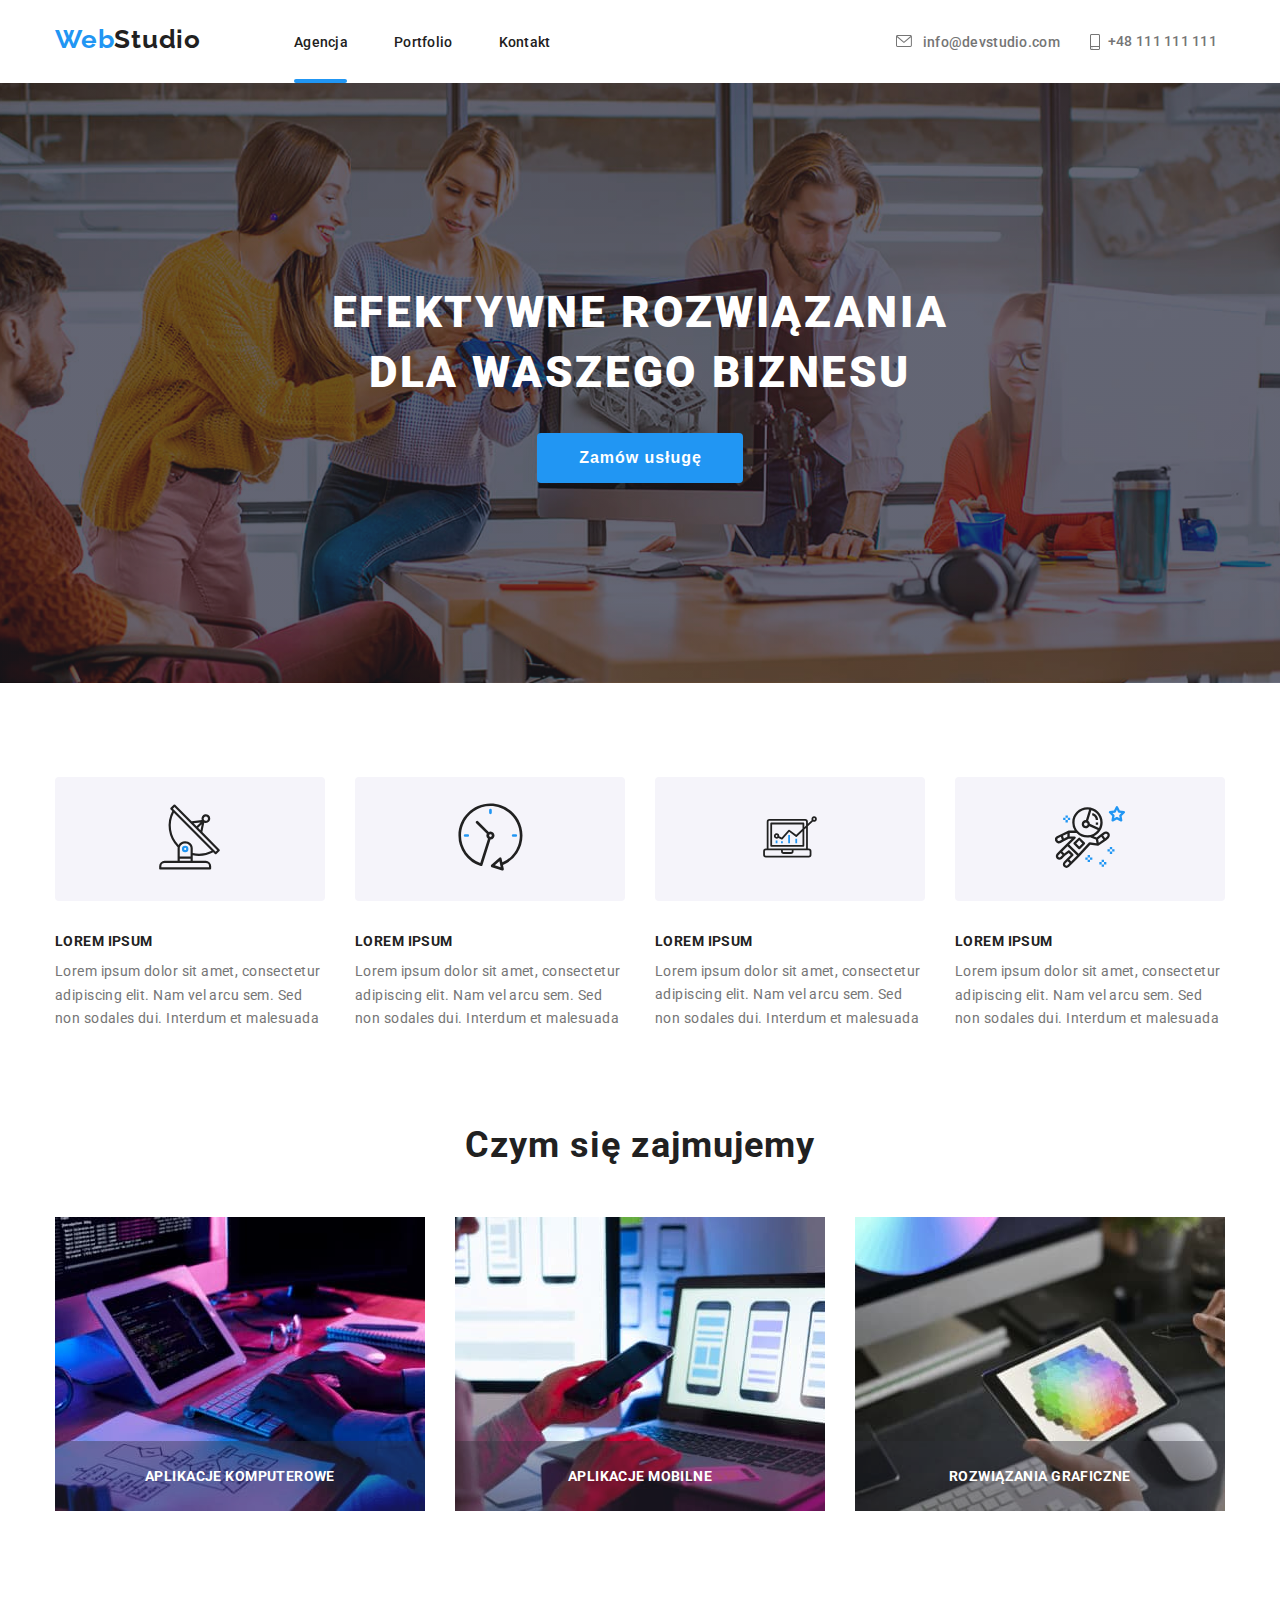
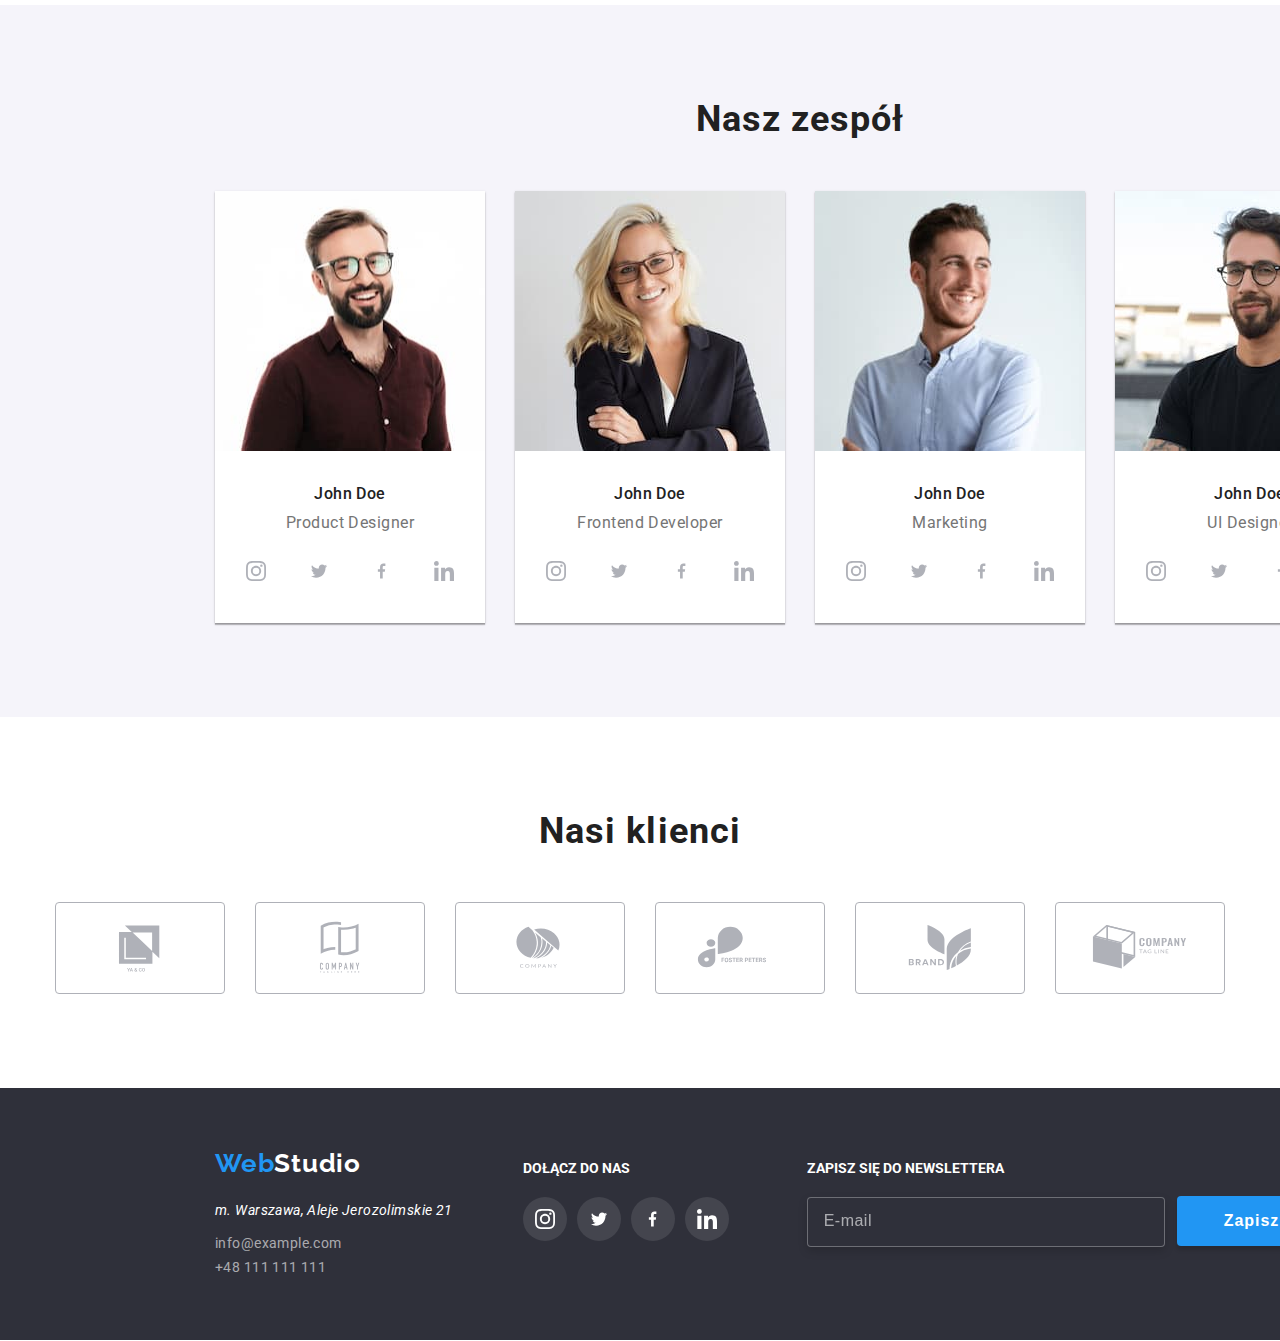
<file: index.html>
<!DOCTYPE html>
<html lang="pl">
  <head>
    <meta charset="UTF-8" />
    <meta http-equiv="X-UA-Compatible" content="IE=edge" />
    <meta name="viewport" content="width=device-width, initial-scale=1.0" />
    <title>WebStudio</title>
    <!--Google fonts links-->
    <link rel="preconnect" href="https://fonts.googleapis.com" />
    <link rel="preconnect" href="https://fonts.gstatic.com" crossorigin />
    <link
      href="https://fonts.googleapis.com/css2?family=Raleway:wght@700&family=Roboto:wght@400;500;700;900&display=swap"
      rel="stylesheet"
    />

    <!--End Google fonts links-->
    <link
      rel="stylesheet"
      href="https://cdnjs.cloudflare.com/ajax/libs/modern-normalize/1.1.0/modern-normalize.min.css"
      integrity="sha512-wpPYUAdjBVSE4KJnH1VR1HeZfpl1ub8YT/NKx4PuQ5NmX2tKuGu6U/JRp5y+Y8XG2tV+wKQpNHVUX03MfMFn9Q=="
      crossorigin="anonymous"
      referrerpolicy="no-referrer"
    />
    <link rel="stylesheet" href="./css/main.min.css" />
  </head>
  <body>
    <header class="header">
      <div class="container header__container">
        <a href="#" class="logo header__logo"
          ><span class="logo__blue-element">Web</span>Studio</a
        >
        <nav class="nav">
          <ul class="list nav__list">
            <li>
              <a href="./index.html" class="nav__item nav__agency-link"
                >Agencja</a
              >
            </li>
            <li>
              <a href="./portfolio.html" class="nav__item">Portfolio</a>
            </li>
            <li><a href="#" class="nav__item">Kontakt</a></li>
          </ul>
        </nav>
        <ul class="list header__contacts">
          <li>
            <a href="mailto:info@devstudio.com" class="header__contacts-link"
              ><svg class="header__contacts-icon" width="16px" height="12px">
                <use href="./images/icons.svg#icon-envelope"></use>
              </svg>
              info@devstudio.com</a
            >
          </li>
          <li>
            <a
              href="tel:+48111111111"
              class="header__contacts-link header__contacts-link--tel"
              ><svg class="header__contacts-icon" width="10px" height="16px">
                <use href="./images/icons.svg#icon-smartphone"></use>
              </svg>
              +48 111 111 111</a
            >
          </li>
        </ul>
      </div>
    </header>
    <main>
      <!--HERO-->
      <section class="hero">
        <h1 class="hero__head">Efektywne rozwiązania dla waszego biznesu</h1>
        <button type="button" class="button hero__btn" data-modal-open>
          Zamów usługę
        </button>
      </section>
      <!--OUR ASSETS-->
      <section class="our-assets">
        <div class="container">
          <ul class="list our-assets__list">
            <li class="our-assets__item">
              <div class="our-assets__container our-assets__container--antenna">
                <svg width="65px" height="70px">
                  <use href="./images/icons.svg#icon-antenna-1"></use>
                </svg>
              </div>
              <strong class="our-assets__headline">Lorem ipsum</strong>
              <p class="our-assets__text">
                Lorem ipsum dolor sit amet, consectetur adipiscing elit. Nam vel
                arcu sem. Sed non sodales dui. Interdum et malesuada
              </p>
            </li>
            <li class="our-assets__item">
              <div class="our-assets__container our-assets__container--clock">
                <svg width="66.96" height="70">
                  <use href="./images/icons.svg#icon-clock-1"></use>
                </svg>
              </div>
              <strong class="our-assets__headline">Lorem ipsum</strong>
              <p class="our-assets__text">
                Lorem ipsum dolor sit amet, consectetur adipiscing elit. Nam vel
                arcu sem. Sed non sodales dui. Interdum et malesuada
              </p>
            </li>
            <li class="our-assets__item">
              <div class="our-assets__container our-assets__container--diagram">
                <svg width="70" height="53.69">
                  <use href="./images/icons.svg#icon-diagram-1"></use>
                </svg>
              </div>
              <strong class="our-assets__headline">Lorem ipsum</strong>
              <p class="our-assets__text">
                Lorem ipsum dolor sit amet, consectetur adipiscing elit. Nam vel
                arcu sem. Sed non sodales dui. Interdum et malesuada
              </p>
            </li>
            <li class="our-assets__item">
              <div
                class="our-assets__container our-assets__container--astronaut"
              >
                <svg width="70" height="70">
                  <use href="./images/icons.svg#icon-astronaut-1"></use>
                </svg>
              </div>
              <strong class="our-assets__headline">Lorem ipsum</strong>
              <p class="our-assets__text">
                Lorem ipsum dolor sit amet, consectetur adipiscing elit. Nam vel
                arcu sem. Sed non sodales dui. Interdum et malesuada
              </p>
            </li>
          </ul>
        </div>
      </section>

      <!--Czym się zajmujemy-->
      <section class="our-profession">
        <div class="container">
          <h2 class="section-headline">Czym się zajmujemy</h2>

          <ul class="list our-profession__list">
            <li class="our-profession__item">
              <img
                src="images/what_we_do/what_we_do_img1.jpg"
                alt="hands on keyboard"
                width="370"
                height="294"
              />
              <p class="our-profession__label">Aplikacje komputerowe</p>
            </li>
            <li class="our-profession__item">
              <img
                src="images/what_we_do/what_we_do_img2.jpg"
                alt="hand holding smartphone"
                width="370"
                height="294"
              />
              <p class="our-profession__label">Aplikacje mobilne</p>
            </li>
            <li class="our-profession__item">
              <img
                src="images/what_we_do/what_we_do_img3.jpg"
                alt="hands holding tablet"
                width="370"
                height="294"
              />
              <p class="our-profession__label">Rozwiązania graficzne</p>
            </li>
          </ul>
        </div>
      </section>

      <!--Our Team-->

      <section class="team-section">
        <div class="container">
          <h2 class="section-headline section-headline--team">Nasz zespół</h2>

          <ul class="list team-section__list">
            <li>
              <article class="team-section__item">
                <img
                  src="images/our_team/our_team_img1.jpg"
                  alt="Product Designer"
                  width="270"
                  height="260"
                />
                <h3 class="team-section__member">John Doe</h3>
                <p class="team-section__position">Product Designer</p>

                <ul class="team-section__social-list list">
                  <li class="team-section__social-item">
                    <a href="#" class="team-section__social-link">
                      <svg
                        class="team-section__social-icon"
                        width="20"
                        height="20"
                      >
                        <use href="./images/icons.svg#icon-instagram-2"></use>
                      </svg>
                    </a>
                  </li>
                  <li class="team-section__social-item">
                    <a href="#" class="team-section__social-link">
                      <svg
                        class="team-section__social-icon"
                        width="20"
                        height="16.25"
                      >
                        <use href="./images/icons.svg#icon-twitter-1"></use>
                      </svg>
                    </a>
                  </li>
                  <li class="team-section__social-item">
                    <a href="#" class="team-section__social-link">
                      <svg
                        class="team-section__social-icon"
                        width="15"
                        height="20"
                      >
                        <use href="./images/icons.svg#icon-facebook-1"></use>
                      </svg>
                    </a>
                  </li>
                  <li class="team-section__social-item">
                    <a href="#" class="team-section__social-link">
                      <svg
                        class="team-section__social-icon"
                        width="20"
                        height="20"
                      >
                        <use href="./images/icons.svg#icon-linkedin-1"></use>
                      </svg>
                    </a>
                  </li>
                </ul>
              </article>
            </li>
            <li>
              <article class="team-section__item">
                <img
                  src="images/our_team/our_team_img2.jpg"
                  alt="Frontend Developer"
                  width="270"
                  height="260"
                />
                <h3 class="team-section__member">John Doe</h3>
                <p class="team-section__position">Frontend Developer</p>
                <ul class="team-section__social-list list">
                  <li class="team-section__social-item">
                    <a href="#" class="team-section__social-link">
                      <svg
                        class="team-section__social-icon"
                        width="20"
                        height="20"
                      >
                        <use href="./images/icons.svg#icon-instagram-2"></use>
                      </svg>
                    </a>
                  </li>
                  <li class="team-section__social-item">
                    <a href="#" class="team-section__social-link">
                      <svg
                        class="team-section__social-icon"
                        width="20"
                        height="16.25"
                      >
                        <use href="./images/icons.svg#icon-twitter-1"></use>
                      </svg>
                    </a>
                  </li>
                  <li class="team-section__social-item">
                    <a href="#" class="team-section__social-link">
                      <svg
                        class="team-section__social-icon"
                        width="15"
                        height="20"
                      >
                        <use href="./images/icons.svg#icon-facebook-1"></use>
                      </svg>
                    </a>
                  </li>
                  <li class="team-section__social-item">
                    <a href="#" class="team-section__social-link">
                      <svg
                        class="team-section__social-icon"
                        width="20"
                        height="20"
                      >
                        <use href="./images/icons.svg#icon-linkedin-1"></use>
                      </svg>
                    </a>
                  </li>
                </ul>
              </article>
            </li>
            <li>
              <article class="team-section__item">
                <img
                  src="images/our_team/our_team_img3.jpg"
                  alt="Marketing"
                  width="270"
                  height="260"
                />
                <h3 class="team-section__member">John Doe</h3>
                <p class="team-section__position">Marketing</p>
                <ul class="team-section__social-list list">
                  <li class="team-section__social-item">
                    <a href="#" class="team-section__social-link">
                      <svg
                        class="team-section__social-icon"
                        width="20"
                        height="20"
                      >
                        <use href="./images/icons.svg#icon-instagram-2"></use>
                      </svg>
                    </a>
                  </li>
                  <li class="team-section__social-item">
                    <a href="#" class="team-section__social-link">
                      <svg
                        class="team-section__social-icon"
                        width="20"
                        height="16.25"
                      >
                        <use href="./images/icons.svg#icon-twitter-1"></use>
                      </svg>
                    </a>
                  </li>
                  <li class="team-section__social-item">
                    <a href="#" class="team-section__social-link">
                      <svg
                        class="team-section__social-icon"
                        width="15"
                        height="20"
                      >
                        <use href="./images/icons.svg#icon-facebook-1"></use>
                      </svg>
                    </a>
                  </li>
                  <li class="team-section__social-item">
                    <a href="#" class="team-section__social-link">
                      <svg
                        class="team-section__social-icon"
                        width="20"
                        height="20"
                      >
                        <use href="./images/icons.svg#icon-linkedin-1"></use>
                      </svg>
                    </a>
                  </li>
                </ul>
              </article>
            </li>
            <li>
              <article class="team-section__item">
                <img
                  src="images/our_team/our_team_img4.jpg"
                  alt="UI Designer"
                  width="270"
                  height="260"
                />
                <h3 class="team-section__member">John Doe</h3>
                <p class="team-section__position">UI Designer</p>
                <ul class="team-section__social-list list">
                  <li class="team-section__social-item">
                    <a href="#" class="team-section__social-link">
                      <svg
                        class="team-section__social-icon"
                        width="20"
                        height="20"
                      >
                        <use href="./images/icons.svg#icon-instagram-2"></use>
                      </svg>
                    </a>
                  </li>
                  <li class="team-section__social-item">
                    <a href="#" class="team-section__social-link">
                      <svg
                        class="team-section__social-icon"
                        width="20"
                        height="16.25"
                      >
                        <use href="./images/icons.svg#icon-twitter-1"></use>
                      </svg>
                    </a>
                  </li>
                  <li class="team-section__social-item">
                    <a href="#" class="team-section__social-link">
                      <svg
                        class="team-section__social-icon"
                        width="15"
                        height="20"
                      >
                        <use href="./images/icons.svg#icon-facebook-1"></use>
                      </svg>
                    </a>
                  </li>
                  <li class="team-section__social-item">
                    <a href="#" class="team-section__social-link">
                      <svg
                        class="team-section__social-icon"
                        width="20"
                        height="20"
                      >
                        <use href="./images/icons.svg#icon-linkedin-1"></use>
                      </svg>
                    </a>
                  </li>
                </ul>
              </article>
            </li>
          </ul>
        </div>
      </section>

      <!--Our Clients-->

      <section class="our-clients">
        <div class="container">
          <h2 class="section-headline">Nasi klienci</h2>
          <ul class="our-clients__icons-list list">
            <li>
              <a href="#" class="our-clients__link">
                <svg class="our-clients__icon" width="106" height="60">
                  <use href="./images/icons.svg#icon-Logo1"></use>
                </svg>
              </a>
            </li>
            <li>
              <a href="#" class="our-clients__link">
                <svg class="our-clients__icon" width="106" height="60">
                  <use href="./images/icons.svg#icon-Logo2"></use>
                </svg>
              </a>
            </li>
            <li>
              <a href="#" class="our-clients__link">
                <svg class="our-clients__icon" width="106" height="60">
                  <use href="./images/icons.svg#icon-Logo3"></use>
                </svg>
              </a>
            </li>
            <li>
              <a href="#" class="our-clients__link">
                <svg class="our-clients__icon" width="106" height="60">
                  <use href="./images/icons.svg#icon-Logo4">s</use>
                </svg>
              </a>
            </li>
            <li>
              <a href="#" class="our-clients__link">
                <svg class="our-clients__icon" width="106" height="60">
                  <use href="./images/icons.svg#icon-Logo5"></use>
                </svg>
              </a>
            </li>
            <li>
              <a href="#" class="our-clients__link">
                <svg class="our-clients__icon" width="106" height="60">
                  <use href="./images/icons.svg#icon-Logo6"></use>
                </svg>
              </a>
            </li>
          </ul>
        </div>
      </section>
    </main>

    <!--Footer-->

    <footer class="footer">
      <div class="container footer__container">
        <div class="footer__logo-container">
          <a href="#" class="logo footer__logo"
            ><span class="logo__blue-element">Web</span>Studio</a
          >
          <address class="address">m. Warszawa, Aleje Jerozolimskie 21</address>
          <a
            href="mailto:info@example.com"
            class="footer__mail-link footer__mail-link--position"
            >info@example.com</a
          >
          <div>
            <a href="tel:+48111111111" class="footer__tel-link"
              >+48 111 111 111</a
            >
          </div>
        </div>
        <div class="sm-wrapper">
          <p class="sm-wrapper__headline">Dołącz do nas</p>
          <ul class="footer__social-list list">
            <li>
              <a href="#" class="footer__social-link">
                <svg class="footer__social-icon" width="20" height="20">
                  <use href="./images/icons.svg#icon-instagram-2"></use>
                </svg>
              </a>
            </li>
            <li>
              <a href="#" class="footer__social-link">
                <svg class="footer__social-icon" width="20" height="16.25">
                  <use href="./images/icons.svg#icon-twitter-1"></use>
                </svg>
              </a>
            </li>
            <li>
              <a href="#" class="footer__social-link">
                <svg class="footer__social-icon" width="15" height="20">
                  <use href="./images/icons.svg#icon-facebook-1"></use>
                </svg>
              </a>
            </li>
            <li>
              <a href="#" class="footer__social-link">
                <svg class="footer__social-icon" width="20" height="20">
                  <use href="./images/icons.svg#icon-linkedin-1"></use>
                </svg>
              </a>
            </li>
          </ul>
        </div>
        <form
          class="signup-form"
          name="signup-form"
          autocomplete="on"
          novalidate
        >
          <div class="signup-form__field">
            <label for="user_email" class="signup-form__label"
              >Zapisz się do newslettera</label
            >

            <input
              id="user_email"
              type="email"
              name="email"
              class="signup-form__input"
              placeholder="E-mail"
            />
          </div>

          <button type="submit" class="button ftr-submit-btn">
            Zapisz się
            <svg class="ftr-submit-btn__icon" width="24" height="24">
              <use href="./images/icons.svg#icon-icon-send"></use>
            </svg>
          </button>
        </form>
      </div>
    </footer>

    <!--Modal-->

    <div class="backdrop is-hidden" data-modal>
      <div class="modal">
        <div class="modal__header">
          <button type="button" class="close-btn" data-modal-close>
            <svg class="close-btn__icon" width="20" height="20">
              <use href="./images/icons.svg#icon-close-black-18dp-2-1"></use>
            </svg>
          </button>
        </div>
        <form class="modal-form">
          <p class="modal-form__head">Zostaw swoje dane w formularzu poniżej</p>
          <div
            class="modal-form__group"
            role="group"
            aria-labelledby="contact-details"
          >
            <label for="modal-username" class="modal-form__label">Imię</label>
            <div class="modal-form__username-field">
              <input
                id="modal-username"
                type="text"
                name="username"
                class="modal-form__input"
              /><svg class="modal-form__icon" width="18" height="18">
                <use href="./images/icons.svg#icon-person-black-18dp-1"></use>
              </svg>
            </div>
          </div>
          <div
            class="modal-form__group"
            role="group"
            aria-labelledby="contact-details"
          >
            <label for="modal-phone" class="modal-form__label">Telefon</label>
            <div class="modal-form__phone-field">
              <input
                id="modal-phone"
                type="tel"
                name="phone-number"
                class="modal-form__input"
              /><svg class="modal-form__icon" width="18" height="18">
                <use href="./images/icons.svg#icon-phone-black-18dp-1"></use>
              </svg>
            </div>
          </div>

          <div
            class="modal-form__group"
            role="group"
            aria-labelledby="contact-details"
          >
            <label for="modal-email" class="modal-form__label">E-mail</label>
            <div class="modal-form__email-field">
              <input
                id="modal-email"
                type="email"
                name="email"
                class="modal-form__input"
                tabindex="0"
              /><svg class="modal-form__icon" width="18" height="18">
                <use href="./images/icons.svg#icon-email-black-18dp-1"></use>
              </svg>
            </div>
          </div>
          <div
            class="modal-form__group"
            role="group"
            aria-labelledby="contact-details"
          >
            <label class="modal-form__label">Komentarz</label>
            <textarea
              name="feedback"
              style="resize: none"
              class="modal-form__feedback-input"
              placeholder="Wprowadź tekst"
            ></textarea>
          </div>
          <div
            class="modal-form__group--checkbox"
            role="group"
            aria-labelledby="contact-details"
          >
            <label class="modal-form__checkbox-label">
              <input type="checkbox" class="modal-form__hidden-checkbox" /><svg
                class="modal-form__checkbox-svg"
                width="17"
                height="17"
              >
                <use href="./images/icons.svg#icon-icon-check"></use>
              </svg>
              Oświadczam iż akceptuję
              <a href="#" class="modal-form__terms-conditions-link"
                >Regulamin </a
              >i
              <a href="#" class="modal-form__privacy-policy-link"
                >Politykę Prywatności.</a
              >
            </label>
          </div>
          <button type="submit" class="button modal-submit-btn">Wyślij</button>
        </form>
      </div>
    </div>

    <script src="./js/modal.js"></script>
  </body>
</html>
</file>
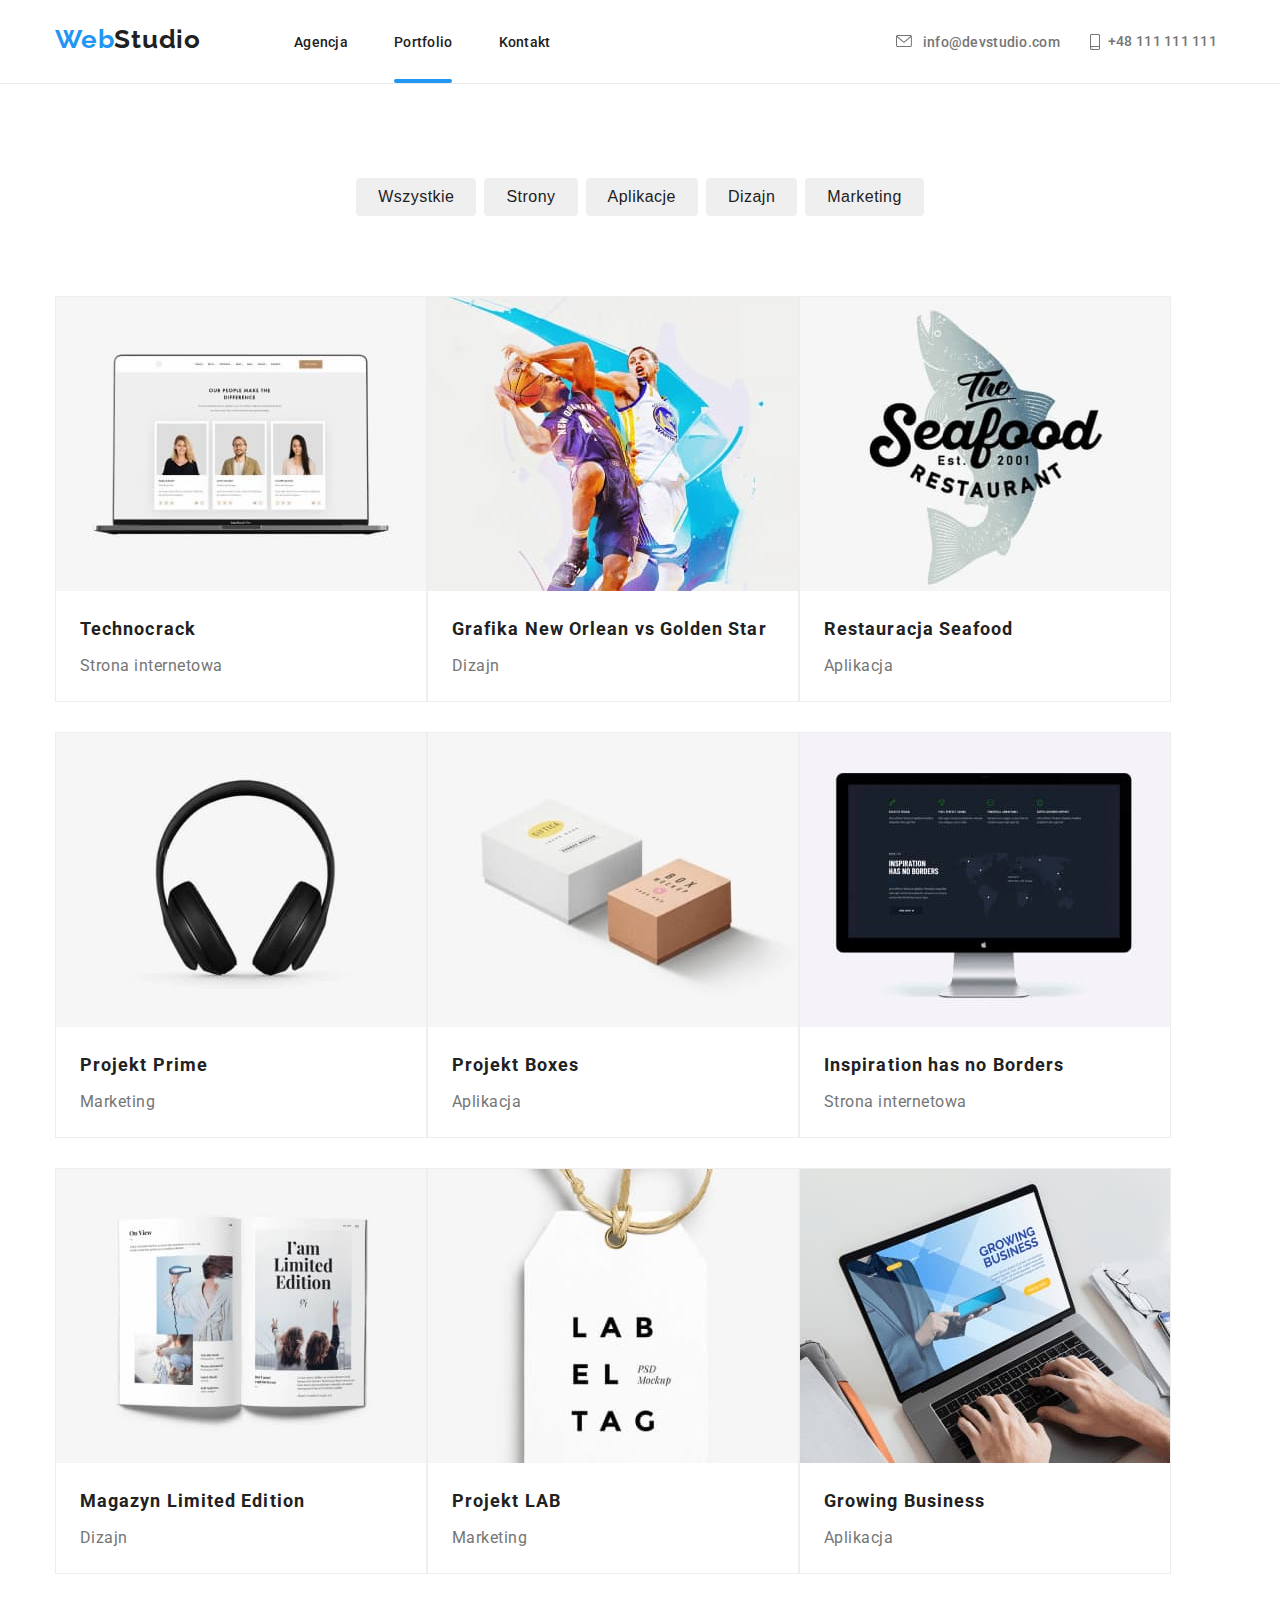
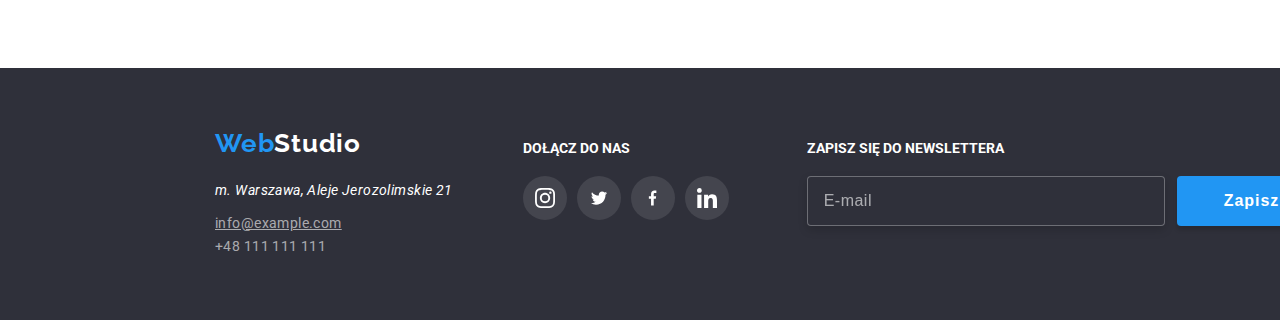
<file: portfolio.html>
<!DOCTYPE html>
<html lang="pl">
  <head>
    <meta charset="UTF-8" />
    <meta http-equiv="X-UA-Compatible" content="IE=edge" />
    <meta name="viewport" content="width=device-width, initial-scale=1.0" />
    <title>Portfolio</title>
    <!--Google fonts links-->
    <link rel="preconnect" href="https://fonts.googleapis.com" />
    <link rel="preconnect" href="https://fonts.gstatic.com" crossorigin />
    <link
      href="https://fonts.googleapis.com/css2?family=Raleway:wght@700&family=Roboto:wght@400;500;700;900&display=swap"
      rel="stylesheet"
    />

    <!--End Google fonts links-->
    <link rel="stylesheet" href="./css/main.min.css" />
  </head>
  <body>
    <header class="header">
      <div class="container header__container">
        <a href="#" class="logo header__logo"
          ><span class="logo__blue-element">Web</span>Studio</a
        >
        <nav class="nav">
          <ul class="list nav__list">
            <li>
              <a href="./index.html" class="nav__item">Agencja</a>
            </li>
            <li>
              <a href="./portfolio.html" class="nav__item nav__portfolio-link"
                >Portfolio</a
              >
            </li>
            <li><a href="#" class="nav__item">Kontakt</a></li>
          </ul>
        </nav>
        <ul class="list header__contacts">
          <li>
            <a href="mailto:info@devstudio.com" class="header__contacts-link"
              ><svg class="header__contacts-icon" width="16px" height="12px">
                <use href="./images/icons.svg#icon-envelope"></use>
              </svg>
              info@devstudio.com</a
            >
          </li>
          <li>
            <a
              href="tel:+48111111111"
              class="header__contacts-link header__contacts-link--tel"
              ><svg class="header__contacts-icon" width="10px" height="16px">
                <use href="./images/icons.svg#icon-smartphone"></use>
              </svg>
              +48 111 111 111</a
            >
          </li>
        </ul>
      </div>
    </header>
    <main>
      <!--Filters-->

      <section class="filters">
        <div class="container filters__container">
          <ul class="list filters__btn-list">
            <li>
              <button type="button" class="filters__btn">Wszystkie</button>
            </li>
            <li><button type="button" class="filters__btn">Strony</button></li>
            <li>
              <button type="button" class="filters__btn">Aplikacje</button>
            </li>
            <li><button type="button" class="filters__btn">Dizajn</button></li>

            <li>
              <button type="button" class="filters__btn">Marketing</button>
            </li>
          </ul>
        </div>
      </section>

      <!--Projects-->
      <section class="projects">
        <div class="container projects__container">
          <ul class="list projects__list">
            <li class="projects__list-item">
              <figure class="projects__figure" tabindex="0">
                <div class="projects__overlay-box">
                  <img
                    src="images/portfolio/portfolio_img1.jpg"
                    alt="laptop screen"
                    width="370"
                    height="294"
                  />
                  <div class="overlay">
                    <p class="overlay__description">
                      Technocrack jest popularną platformą wykorzystywaną do
                      rozpowszechniania koronawirusa. Firmy wykorzystują tę
                      platformę do celów szpiegowskich i ataków na
                      niezabezpieczone serwery konkurencji.
                    </p>
                  </div>
                </div>
                <figcaption>
                  <hgroup>
                    <h3 class="projects__pic-title">Technocrack</h3>
                    <p class="projects__description">Strona internetowa</p>
                  </hgroup>
                </figcaption>
              </figure>
            </li>

            <li class="projects__list-item">
              <figure class="projects__figure" tabindex="0">
                <div class="projects__overlay-box">
                  <img
                    src="images/portfolio/portfolio_img2.jpg"
                    alt="basketball players"
                    width="370"
                    height="294"
                  />
                  <div class="overlay">
                    <p class="overlay__description">
                      Technocrack jest popularną platformą wykorzystywaną do
                      rozpowszechniania koronawirusa. Firmy wykorzystują tę
                      platformę do celów szpiegowskich i ataków na
                      niezabezpieczone serwery konkurencji.
                    </p>
                  </div>
                </div>
                <figcaption>
                  <hgroup>
                    <h3 class="projects__pic-title">
                      Grafika New Orlean vs Golden Star
                    </h3>
                    <p class="projects__description">Dizajn</p>
                  </hgroup>
                </figcaption>
              </figure>
            </li>
            <li class="projects__list-item">
              <figure class="projects__figure" tabindex="0">
                <div class="projects__overlay-box">
                  <img
                    src="images/portfolio/portfolio_img3.jpg"
                    alt="restaurant logo"
                    width="370"
                    height="294"
                  />
                  <div class="overlay">
                    <p class="overlay__description">
                      Technocrack jest popularną platformą wykorzystywaną do
                      rozpowszechniania koronawirusa. Firmy wykorzystują tę
                      platformę do celów szpiegowskich i ataków na
                      niezabezpieczone serwery konkurencji.
                    </p>
                  </div>
                </div>
                <figcaption>
                  <hgroup>
                    <h3 class="projects__pic-title">Restauracja Seafood</h3>
                    <p class="projects__description">Aplikacja</p>
                  </hgroup>
                </figcaption>
              </figure>
            </li>
            <li class="projects__list-item">
              <figure class="projects__figure" tabindex="0">
                <div class="projects__overlay-box">
                  <img
                    src="images/portfolio/portfolio_img4.jpg"
                    alt="headphones"
                    width="370"
                    height="294"
                  />
                  <div class="overlay">
                    <p class="overlay__description">
                      Technocrack jest popularną platformą wykorzystywaną do
                      rozpowszechniania koronawirusa. Firmy wykorzystują tę
                      platformę do celów szpiegowskich i ataków na
                      niezabezpieczone serwery konkurencji.
                    </p>
                  </div>
                </div>
                <figcaption>
                  <hgroup>
                    <h3 class="projects__pic-title">Projekt Prime</h3>
                    <p class="projects__description">Marketing</p>
                  </hgroup>
                </figcaption>
              </figure>
            </li>
            <li class="projects__list-item">
              <figure class="projects__figure" tabindex="0">
                <div class="projects__overlay-box">
                  <img
                    src="images/portfolio/portfolio_img5.jpg"
                    alt="boxes"
                    width="370"
                    height="294"
                  />
                  <div class="overlay">
                    <p class="overlay__description">
                      Technocrack jest popularną platformą wykorzystywaną do
                      rozpowszechniania koronawirusa. Firmy wykorzystują tę
                      platformę do celów szpiegowskich i ataków na
                      niezabezpieczone serwery konkurencji.
                    </p>
                  </div>
                </div>
                <figcaption>
                  <hgroup>
                    <h3 class="projects__pic-title">Projekt Boxes</h3>
                    <p class="projects__description">Aplikacja</p>
                  </hgroup>
                </figcaption>
              </figure>
            </li>
            <li class="projects__list-item">
              <figure class="projects__figure" tabindex="0">
                <div class="projects__overlay-box">
                  <img
                    src="images/portfolio/portfolio_img6.jpg"
                    alt="screen"
                    width="370"
                    height="294"
                  />
                  <div class="overlay">
                    <p class="overlay__description">
                      Technocrack jest popularną platformą wykorzystywaną do
                      rozpowszechniania koronawirusa. Firmy wykorzystują tę
                      platformę do celów szpiegowskich i ataków na
                      niezabezpieczone serwery konkurencji.
                    </p>
                  </div>
                </div>
                <figcaption>
                  <hgroup>
                    <h3 class="projects__pic-title">
                      Inspiration has no Borders
                    </h3>
                    <p class="projects__description">Strona internetowa</p>
                  </hgroup>
                </figcaption>
              </figure>
            </li>
            <li class="projects__list-item">
              <figure class="projects__figure" tabindex="0">
                <div class="projects__overlay-box">
                  <img
                    src="images/portfolio/portfolio_img7.jpg"
                    alt="magazine"
                    width="370"
                    height="294"
                  />
                  <div class="overlay">
                    <p class="overlay__description">
                      Technocrack jest popularną platformą wykorzystywaną do
                      rozpowszechniania koronawirusa. Firmy wykorzystują tę
                      platformę do celów szpiegowskich i ataków na
                      niezabezpieczone serwery konkurencji.
                    </p>
                  </div>
                </div>

                <figcaption>
                  <hgroup>
                    <h3 class="projects__pic-title">Magazyn Limited Edition</h3>
                    <p class="projects__description">Dizajn</p>
                  </hgroup>
                </figcaption>
              </figure>
            </li>
            <li class="projects__list-item">
              <figure class="projects__figure" tabindex="0">
                <div class="projects__overlay-box">
                  <img
                    src="images/portfolio/portfolio_img8.jpg"
                    alt="label tag"
                    width="370"
                    height="294"
                  />
                  <div class="overlay">
                    <p class="overlay__description">
                      Technocrack jest popularną platformą wykorzystywaną do
                      rozpowszechniania koronawirusa. Firmy wykorzystują tę
                      platformę do celów szpiegowskich i ataków na
                      niezabezpieczone serwery konkurencji.
                    </p>
                  </div>
                </div>
                <figcaption>
                  <hgroup>
                    <h3 class="projects__pic-title">Projekt LAB</h3>
                    <p class="projects__description">Marketing</p>
                  </hgroup>
                </figcaption>
              </figure>
            </li>
            <li class="projects__list-item">
              <figure class="projects__figure" tabindex="0">
                <div class="projects__overlay-box">
                  <img
                    src="images/portfolio/portfolio_img9.jpg"
                    alt="hands on laptop"
                    width="370"
                    height="294"
                  />
                  <div class="overlay">
                    <p class="overlay__description">
                      Technocrack jest popularną platformą wykorzystywaną do
                      rozpowszechniania koronawirusa. Firmy wykorzystują tę
                      platformę do celów szpiegowskich i ataków na
                      niezabezpieczone serwery konkurencji.
                    </p>
                  </div>
                </div>
                <figcaption>
                  <hgroup>
                    <h3 class="projects__pic-title">Growing Business</h3>
                    <p class="projects__description">Aplikacja</p>
                  </hgroup>
                </figcaption>
              </figure>
            </li>
          </ul>
        </div>
      </section>
    </main>

    <!--Portfolio Footer-->

    <footer class="footer">
      <div class="container footer__container">
        <div class="footer__logo-container">
          <a href="#" class="logo footer__logo"
            ><span class="logo__blue-element">Web</span>Studio</a
          >
          <address class="address">m. Warszawa, Aleje Jerozolimskie 21</address>
          <a
            href="mailto:info@example.com"
            class="footer__mail-link footer__mail-link--underline"
            >info@example.com</a
          >
          <div>
            <a href="tel:+48111111111" class="footer__tel-link"
              >+48 111 111 111</a
            >
          </div>
        </div>
        <div class="sm-wrapper">
          <p class="sm-wrapper__headline">Dołącz do nas</p>
          <ul class="footer__social-list list">
            <li>
              <a href="#" class="footer__social-link">
                <svg class="footer__social-icon" width="20" height="20">
                  <use href="./images/icons.svg#icon-instagram-2"></use>
                </svg>
              </a>
            </li>
            <li>
              <a href="#" class="footer__social-link">
                <svg class="footer__social-icon" width="20" height="16.25">
                  <use href="./images/icons.svg#icon-twitter-1"></use>
                </svg>
              </a>
            </li>
            <li>
              <a href="#" class="footer__social-link">
                <svg class="footer__social-icon" width="15" height="20">
                  <use href="./images/icons.svg#icon-facebook-1"></use>
                </svg>
              </a>
            </li>
            <li>
              <a href="#" class="footer__social-link">
                <svg class="footer__social-icon" width="20" height="20">
                  <use href="./images/icons.svg#icon-linkedin-1"></use>
                </svg>
              </a>
            </li>
          </ul>
        </div>
        <form
          class="signup-form"
          name="signup-form"
          autocomplete="on"
          novalidate
        >
          <div class="signup-form__field">
            <label for="user_email" class="signup-form__label"
              >Zapisz się do newslettera</label
            >

            <input
              id="user_email"
              type="email"
              name="email"
              class="signup-form__input"
              placeholder="E-mail"
            />
          </div>

          <button type="submit" class="button ftr-submit-btn">
            Zapisz się
            <svg class="ftr-submit-btn__icon" width="24" height="24">
              <use href="./images/icons.svg#icon-icon-send"></use>
            </svg>
          </button>
        </form>
      </div>
    </footer>
  </body>
</html>
</file>
<file: css/main.min.css>
:root{--primary-color: #212121;--text-color: #757575;--header-contacts-color: rgba(117, 117, 117, 1);--selection-color: #2196f3;--background-color: #2f303a;--assets-icon-bg: #f5f4fa;--bg-overlay-color: rgba(47, 48, 58, 0.4);--secondary-font-color: #ffffff;--footer-logo-address-color: rgba(255, 255, 255, 1);--footer-links-color: rgba(255, 255, 255, 0.6);--icon-color: rgba(175, 177, 184, 1);--footer-icons-bg-color: rgba(255, 255, 255, 0.1);--portfolio-overlay-color: rgba(33, 150, 243, 0.9);--backdrop-color: rgba(0, 0, 0, 0.2);--modal-links-color: rgba(33, 150, 243, 1);--placeholder-color: rgba(117, 117, 117, 0.5);--border-radius: 4px;--secondary-font: "Raleway", sans-serif;--function-transition: cubic-bezier(0.4, 0, 0.2, 1)}*,*::before,*::after{-webkit-box-sizing:border-box;box-sizing:border-box}*{margin:0}body{font-family:"Roboto",sans-serif;color:var(--primary-color)}.container{width:1200px;padding:0 15px;margin:0 auto;position:relative}.list{list-style:none;padding-left:0;display:-webkit-box;display:-ms-flexbox;display:flex}.section-headline{font-weight:700;font-size:36px;line-height:1.16;text-align:center;letter-spacing:.03em;color:var(--primary-color);margin:0 auto}.logo{font-family:var(--secondary-font);font-weight:700;font-size:26px;line-height:1.19;letter-spacing:.03em;text-decoration:none}.logo__blue-element{color:var(--selection-color)}.header__container{display:-webkit-box;display:-ms-flexbox;display:flex}.header__logo{color:var(--primary-color);margin-top:24px;margin-bottom:25px;margin-right:93px}.header__contacts{display:-webkit-box;display:-ms-flexbox;display:flex;gap:30px;padding:0;margin-top:32px;margin-bottom:32px;-webkit-box-align:center;-ms-flex-align:center;align-items:center}.header__contacts-link{font-weight:500;font-size:14px;line-height:1.14;letter-spacing:.02em;text-decoration:none;color:var(--header-contacts-color);-webkit-transition:color 250ms var(--function-transition);transition:color 250ms var(--function-transition)}.header__contacts-link--tel{display:-webkit-box;display:-ms-flexbox;display:flex;-webkit-box-align:center;-ms-flex-align:center;align-items:center}.header__contacts-link:hover,.header__contacts-link:focus{color:var(--selection-color)}.header__contacts-icon{margin-right:8px;fill:currentColor;-webkit-transition:fill 250ms var(--function-transition);transition:fill 250ms var(--function-transition)}.header__contacts-icon:hover,.header__contacts-icon:focus{fill:currentColor}.nav__list{display:-webkit-box;display:-ms-flexbox;display:flex;gap:46px;padding:0;margin-top:32px;margin-bottom:32px;margin-right:345px}.nav__item{font-weight:500;font-size:14px;line-height:1.14;letter-spacing:.02em;text-decoration:none;color:var(--primary-color);-webkit-transition:color 250ms var(--function-transition);transition:color 250ms var(--function-transition)}.nav__item:hover,.nav__item:focus{color:var(--selection-color)}.nav__portfolio-link::after{content:"";display:block;position:absolute;width:58px;height:4px;background-color:var(--selection-color);border-radius:2px;-webkit-box-align:center;-ms-flex-align:center;align-items:center;bottom:0}.nav__agency-link::after{content:"";display:block;position:absolute;width:53px;height:4px;background-color:var(--selection-color);border-radius:2px;-webkit-box-align:center;-ms-flex-align:center;align-items:center;bottom:0}.button,.modal-submit-btn,.hero__btn{font-weight:700;font-size:16px;line-height:1.87;-webkit-box-align:center;-ms-flex-align:center;align-items:center;text-align:center;letter-spacing:.06em;background-color:var(--selection-color);border:none;border-radius:4px;color:var(--secondary-font-color);cursor:pointer}.hero{color:var(--secondary-font-color);background-image:-webkit-gradient(linear, left top, left bottom, from(var(--bg-overlay-color)), to(var(--bg-overlay-color))),url(../images/background.png);background-image:linear-gradient(to bottom, var(--bg-overlay-color), var(--bg-overlay-color)),url(../images/background.png);background-position:center;background-size:1600px;background-repeat:no-repeat;padding:200px 94px}.hero__head{font-weight:900;font-size:44px;line-height:1.36;text-align:center;letter-spacing:.06em;text-transform:uppercase;margin:0 auto;width:696px;padding-bottom:30px}.hero__btn{margin:0 auto;padding-top:10px;padding-bottom:10px;padding-right:41px;padding-left:42px;display:-webkit-box;display:-ms-flexbox;display:flex;-webkit-box-pack:center;-ms-flex-pack:center;justify-content:center}.our-assets{padding-top:94px;padding-bottom:94px}.our-assets__container{width:270px;background-color:var(--assets-icon-bg);border-radius:4px;margin-bottom:30px}.our-assets__container--antenna{padding:25px 102.34px}.our-assets__container--clock{padding:25px 101.5px}.our-assets__container--diagram{padding-top:33.2px;padding-bottom:33.1px;padding-left:100px;padding-right:100px}.our-assets__container--astronaut{padding:25px 100px}.our-assets__list{display:-webkit-box;display:-ms-flexbox;display:flex;-ms-flex-wrap:wrap;flex-wrap:wrap;gap:30px;padding:0}.our-assets__item{-ms-flex-preferred-size:calc((100% - 90px)/4);flex-basis:calc((100% - 90px)/4)}.our-assets__headline{font-weight:700;font-size:14px;line-height:1.14;letter-spacing:.03em;text-transform:uppercase;color:var(--primary-color)}.our-assets__text{font-size:14px;line-height:1.71;letter-spacing:.03em;margin-top:10px;color:var(--text-color)}.our-profession{padding-bottom:94px}.our-profession__list{display:-webkit-box;display:-ms-flexbox;display:flex;-ms-flex-wrap:wrap;flex-wrap:wrap;gap:30px;margin-top:50px;padding:0}.our-profession__item{position:relative;font-size:0}.our-profession__label{font-weight:700;font-size:14px;line-height:1.17;text-align:center;letter-spacing:.03em;text-transform:uppercase;color:var(--secondary-font-color);position:absolute;bottom:0;right:0;left:0;margin:0;padding-top:27px;padding-bottom:27px;background-color:var(--bg-overlay-color)}.team-section{background-color:var(--assets-icon-bg);width:1600px;margin:0 auto;padding-top:94px;padding-bottom:94px}.team-section__list{-webkit-box-pack:center;-ms-flex-pack:center;justify-content:center;gap:30px;padding:0}.team-section__item{-ms-flex-preferred-size:calc((100% - 90px)/4);flex-basis:calc((100% - 90px)/4);-webkit-box-shadow:0px 1px 3px rgba(0,0,0,.12),0px 1px 1px rgba(0,0,0,.14),0px 2px 1px rgba(0,0,0,.2);box-shadow:0px 1px 3px rgba(0,0,0,.12),0px 1px 1px rgba(0,0,0,.14),0px 2px 1px rgba(0,0,0,.2);background-color:var(--secondary-font-color)}.team-section__member{font-weight:500;font-size:16px;line-height:1.18;letter-spacing:.03em;color:var(--primary-color);text-align:center;margin:30px 99px 10px 99px}.team-section__position{font-size:16px;line-height:1.18;letter-spacing:.03em;color:var(--text-color);text-align:center}.team-section__social-list{-webkit-box-pack:space-evenly;-ms-flex-pack:space-evenly;justify-content:space-evenly;padding-top:16px;padding-bottom:30px}.team-section__social-item{display:-webkit-box;display:-ms-flexbox;display:flex;-webkit-box-pack:center;-ms-flex-pack:center;justify-content:center;-webkit-box-align:center;-ms-flex-align:center;align-items:center}.team-section__social-icon{fill:var(--icon-color);-webkit-transition:fill 250ms var(--function-transition);transition:fill 250ms var(--function-transition)}.team-section__social-link{display:-webkit-box;display:-ms-flexbox;display:flex;width:44px;height:44px;border-radius:50%;-webkit-box-pack:center;-ms-flex-pack:center;justify-content:center;-webkit-box-align:center;-ms-flex-align:center;align-items:center;-webkit-transition:background-color 250ms var(--function-transition);transition:background-color 250ms var(--function-transition)}.team-section__social-link:hover{background-color:var(--selection-color)}.team-section__social-link:focus{outline:none;border-radius:50%;background-color:var(--selection-color)}.team-section__social-link:hover>.team-section__social-icon{fill:var(--footer-logo-address-color)}.team-section__social-link:focus>.team-section__social-icon{fill:var(--footer-logo-address-color)}.section-headline--team{margin:0 auto 50px}.our-clients{padding-top:94px;padding-bottom:94px}.our-clients__icons-list{gap:30px;padding-top:50px}.our-clients__icon{fill:var(--icon-color);-webkit-transition:fill 250ms var(--function-transition);transition:fill 250ms var(--function-transition)}.our-clients__link{width:170px;height:92px;display:-webkit-box;display:-ms-flexbox;display:flex;-webkit-box-pack:center;-ms-flex-pack:center;justify-content:center;-webkit-box-align:center;-ms-flex-align:center;align-items:center;border:1px solid #afb1b8;border-radius:var(--border-radius);-webkit-transition:border-color 250ms var(--function-transition);transition:border-color 250ms var(--function-transition)}.our-clients__link:hover{border-color:var(--selection-color)}.our-clients__link:focus{outline:none;border:1px solid var(--selection-color);border-radius:var(--border-radius)}.our-clients__link:hover>.our-clients__icon{fill:var(--selection-color)}.our-clients__link:focus>.our-clients__icon{fill:var(--selection-color)}.footer{background-color:var(--background-color);height:252px;width:1600px;margin:0 auto;padding-top:60px;padding-bottom:60px}.footer__container{width:1200px;display:-webkit-box;display:-ms-flexbox;display:flex}.footer__social-list{gap:10px;padding-top:20px}.footer__social-link{border-radius:50%;width:44px;height:44px;display:-webkit-box;display:-ms-flexbox;display:flex;-webkit-box-pack:center;-ms-flex-pack:center;justify-content:center;-webkit-box-align:center;-ms-flex-align:center;align-items:center;background-color:var(--footer-icons-bg-color);-webkit-transition:background-color 250ms var(--function-transition);transition:background-color 250ms var(--function-transition)}.footer__social-link:hover{background-color:var(--selection-color)}.footer__social-link:focus{outline:none;background-color:var(--selection-color)}.footer__social-icon{fill:var(--footer-logo-address-color)}.footer__logo{color:var(--footer-logo-address-color);text-decoration:none;padding-bottom:20px;display:-webkit-box;display:-ms-flexbox;display:flex}.sm-wrapper{display:-webkit-box;display:-ms-flexbox;display:flex;-webkit-box-orient:vertical;-webkit-box-direction:normal;-ms-flex-direction:column;flex-direction:column;padding-top:12px;padding-bottom:100px;padding-left:70px;padding-right:70px}.sm-wrapper__headline{font-size:14px;line-height:1.17;font-weight:700;text-transform:uppercase;color:var(--footer-logo-address-color)}.address{font-size:14px;line-height:1.71;letter-spacing:.03em;color:var(--footer-logo-address-color);padding-bottom:9px}.footer__tel-link,.footer__mail-link{font-size:14px;line-height:1.71;letter-spacing:.03em;text-decoration:none;color:var(--footer-links-color);-webkit-transition:color 250ms var(--function-transition);transition:color 250ms var(--function-transition)}.footer__tel-link--underline,.footer__mail-link--underline{text-decoration:underline}.footer__mail-link--position{padding-bottom:9px}.footer __tel-link:hover,.footer __tel-link:focus{color:var(--selection-color)}.footer__mail-link:hover,.footer__mail-link:focus{color:var(--selection-color)}.signup-form{display:-webkit-box;display:-ms-flexbox;display:flex;-webkit-box-orient:horizontal;-webkit-box-direction:normal;-ms-flex-direction:row;flex-direction:row;margin-top:12px;margin-left:8px;gap:12px}.signup-form__label{font-size:14px;line-height:1.17;font-weight:700;text-transform:uppercase;color:var(--footer-logo-address-color);padding-bottom:20px}.signup-form__field{display:-webkit-box;display:-ms-flexbox;display:flex;-webkit-box-orient:vertical;-webkit-box-direction:normal;-ms-flex-direction:column;flex-direction:column}.signup-form__input{width:358px;height:50px;border:1px solid rgba(255,255,255,.3);-webkit-filter:drop-shadow(0px 4px 4px rgba(0, 0, 0, 0.15));filter:drop-shadow(0px 4px 4px rgba(0, 0, 0, 0.15));border-radius:var(--border-radius);background-color:var(--background-color);padding-top:15px;padding-bottom:15px;padding-left:16px}.signup-form__input::-webkit-input-placeholder{font-weight:400;font-size:16px;line-height:20px;display:-webkit-box;display:flex;-webkit-box-align:center;align-items:center;letter-spacing:.03em;color:var(--footer-links-color)}.signup-form__input::-moz-placeholder{font-weight:400;font-size:16px;line-height:20px;display:flex;align-items:center;letter-spacing:.03em;color:var(--footer-links-color)}.signup-form__input:-ms-input-placeholder{font-weight:400;font-size:16px;line-height:20px;display:-ms-flexbox;display:flex;-ms-flex-align:center;align-items:center;letter-spacing:.03em;color:var(--footer-links-color)}.signup-form__input::-ms-input-placeholder{font-weight:400;font-size:16px;line-height:20px;display:-ms-flexbox;display:flex;-ms-flex-align:center;align-items:center;letter-spacing:.03em;color:var(--footer-links-color)}.signup-form__input::placeholder{font-weight:400;font-size:16px;line-height:20px;display:-webkit-box;display:-ms-flexbox;display:flex;-webkit-box-align:center;-ms-flex-align:center;align-items:center;letter-spacing:.03em;color:var(--footer-links-color)}.ftr-submit-btn{width:200px;height:50px;-webkit-box-shadow:0px 4px 4px rgba(0,0,0,.15);box-shadow:0px 4px 4px rgba(0,0,0,.15);padding-top:10px;padding-bottom:10px;padding-left:42px;padding-right:28px;display:-webkit-box;display:-ms-flexbox;display:flex;-ms-flex-pack:distribute;justify-content:space-around;margin-top:36px}.ftr-submit-btn__icon{fill:currentColor}.filters{border-top:1px solid #ececec}.filters__btn-list{-webkit-box-pack:center;-ms-flex-pack:center;justify-content:center;padding:0}.filters__container{padding-top:94px;padding-bottom:50px}.filters__btn{font-weight:500;font-size:16px;line-height:1.62;text-align:center;letter-spacing:.03em;color:var(--primary-color);border:none;cursor:pointer;margin:0 4px;border-radius:var(--border-radius);padding:6px 22px 6px 22px;-webkit-transition:color 250ms var(--function-transition),background-color 250ms var(--function-transition),-webkit-box-shadow 250ms var(--function-transition);transition:color 250ms var(--function-transition),background-color 250ms var(--function-transition),-webkit-box-shadow 250ms var(--function-transition);transition:color 250ms var(--function-transition),background-color 250ms var(--function-transition),box-shadow 250ms var(--function-transition);transition:color 250ms var(--function-transition),background-color 250ms var(--function-transition),box-shadow 250ms var(--function-transition),-webkit-box-shadow 250ms var(--function-transition)}.filters__btn:hover,.filters__btn:focus{background-color:var(--selection-color);color:var(--secondary-font-color);-webkit-box-shadow:0px 3px 1px rgba(0,0,0,.1),0px 1px 2px rgba(0,0,0,.08),0px 2px 2px rgba(0,0,0,.12);box-shadow:0px 3px 1px rgba(0,0,0,.1),0px 1px 2px rgba(0,0,0,.08),0px 2px 2px rgba(0,0,0,.12);outline:none}.projects{padding-bottom:94px}.projects__container{display:-webkit-box;display:-ms-flexbox;display:flex}.projects__list{-ms-flex-wrap:wrap;flex-wrap:wrap;padding:0}.projects__list-item{display:-webkit-box;display:-ms-flexbox;display:flex;-ms-flex-preferred-size:calc((100% - 60px)/3);flex-basis:calc((100% - 60px)/3)}.projects__figure{border:1px solid #eee;margin-top:30px;-webkit-transition:-webkit-box-shadow 250ms var(--function-transition),-webkit-transform 250ms var(--function-=transition);transition:-webkit-box-shadow 250ms var(--function-transition),-webkit-transform 250ms var(--function-=transition);transition:box-shadow 250ms var(--function-transition),transform 250ms var(--function-=transition);transition:box-shadow 250ms var(--function-transition),transform 250ms var(--function-=transition),-webkit-box-shadow 250ms var(--function-transition),-webkit-transform 250ms var(--function-=transition)}.projects__figure:hover{-webkit-box-shadow:0px 1px 1px rgba(0,0,0,.12),0px 4px 4px rgba(0,0,0,.06),1px 4px 6px rgba(0,0,0,.16);box-shadow:0px 1px 1px rgba(0,0,0,.12),0px 4px 4px rgba(0,0,0,.06),1px 4px 6px rgba(0,0,0,.16)}.projects__figure:focus{outline:none}.projects__pic-title{font-weight:700;font-size:18px;line-height:2;letter-spacing:.06em;color:var(--primary-color);margin:20px 24px 4px 24px}.projects__description{font-size:16px;line-height:1.87;letter-spacing:.03em;color:var(--text-color);margin:0 24px 20px 24px}.projects__overlay-box{position:relative;overflow:hidden;width:370px;height:294px}.projects__figure:hover .overlay{-webkit-transform:translatey(0);transform:translatey(0)}.projects__figure:focus .overlay{-webkit-transform:translatey(0);transform:translatey(0);outline:0}.overlay{position:absolute;top:0;left:0;width:100%;height:100%;background-color:var(--portfolio-overlay-color);-webkit-transform:translatey(101%);transform:translatey(101%);-webkit-transition:-webkit-transform 250ms cubic-bezier(0.4, 0, 0.2, 1);transition:-webkit-transform 250ms cubic-bezier(0.4, 0, 0.2, 1);transition:transform 250ms cubic-bezier(0.4, 0, 0.2, 1);transition:transform 250ms cubic-bezier(0.4, 0, 0.2, 1), -webkit-transform 250ms cubic-bezier(0.4, 0, 0.2, 1);padding:49px 25px 49px 24px}.overlay__description{font-weight:400;font-size:18px;line-height:28px;letter-spacing:.03em;color:var(--footer-logo-address-color)}.backdrop{position:fixed;top:0;left:0;width:100%;height:100%;background-color:var(--backdrop-color);display:-webkit-box;display:-ms-flexbox;display:flex;-webkit-box-align:center;-ms-flex-align:center;align-items:center;-webkit-box-pack:center;-ms-flex-pack:center;justify-content:center;-webkit-transition:opacity 250ms ease-out;transition:opacity 250ms ease-out}.backdrop.is-hidden{position:absolute;opacity:0;visibility:hidden;pointer-events:none}.is-hidden .modal{-webkit-transform:scale(0);transform:scale(0)}.modal{position:absolute;top:50%;left:50%;-webkit-transform:translate(-50%, -50%);transform:translate(-50%, -50%);width:528px;background:var(--secondary-font-color);-webkit-box-shadow:0px 1px 3px rgba(0,0,0,.12),0px 1px 1px rgba(0,0,0,.14),0px 2px 1px rgba(0,0,0,.2);box-shadow:0px 1px 3px rgba(0,0,0,.12),0px 1px 1px rgba(0,0,0,.14),0px 2px 1px rgba(0,0,0,.2);border-radius:var(--border-radius);display:-webkit-box;display:-ms-flexbox;display:flex;-webkit-box-orient:vertical;-webkit-box-direction:normal;-ms-flex-direction:column;flex-direction:column;-webkit-box-pack:end;-ms-flex-pack:end;justify-content:flex-end;-webkit-transition:-webkit-transform;transition:-webkit-transform;transition:transform;transition:transform, -webkit-transform;-webkit-transform:scale(1) 250ms ease-in-out;transform:scale(1) 250ms ease-in-out}.modal__header{display:-webkit-box;display:-ms-flexbox;display:flex;-webkit-box-pack:end;-ms-flex-pack:end;justify-content:flex-end}.close-btn{width:30px;height:30px;background:var(--secondary-font-color);border:1px solid rgba(0,0,0,.1);border-radius:50%;margin-top:8px;margin-right:8px;padding:0;cursor:pointer;display:-webkit-box;display:-ms-flexbox;display:flex;-webkit-box-pack:center;-ms-flex-pack:center;justify-content:center;-webkit-box-align:center;-ms-flex-align:center;align-items:center}.close-btn__icon{display:-webkit-box;display:-ms-flexbox;display:flex}.modal-form{padding-top:2px;padding-left:40px;padding-bottom:40px;padding-right:40px}.modal-form__group{display:-webkit-box;display:-ms-flexbox;display:flex;-webkit-box-orient:vertical;-webkit-box-direction:normal;-ms-flex-direction:column;flex-direction:column;gap:4px}.modal-form__group--checkbox{margin-bottom:30px}.modal-form__head{font-weight:700;font-size:20px;line-height:1.15;text-align:center;letter-spacing:.03em;color:var(--primary-color);margin-bottom:12px}.modal-form__label{display:inline-block;font-weight:400;font-size:12px;line-height:1.16;letter-spacing:.01em;color:var(--text-color);padding-top:10px}.modal-form__checkbox-label{font-weight:400;font-size:14px;line-height:1.71;letter-spacing:.03em;color:var(--text-color)}.modal-form__terms-conditions-link,.modal-form__privacy-policy-link{font-weight:400;font-size:14px;line-height:1.71;letter-spacing:.03em;color:var(--modal-links-color)}.modal-form__input{width:100%;height:40px;border:1px solid rgba(33,33,33,.2);border-radius:4px;padding-bottom:12px;padding-top:12px;padding-left:42px;-webkit-transition:color 250ms var(--function-transition);transition:color 250ms var(--function-transition)}.modal-form__feedback-input{width:100%;height:120px;border:1px solid rgba(33,33,33,.2);border-radius:var(--border-radius);padding:12px 16px;margin-bottom:20px;-webkit-transition:color 250ms var(--function-transition);transition:color 250ms var(--function-transition)}.modal-form__feedback-input::-webkit-input-placeholder{font-weight:400;font-size:12px;line-height:14px;letter-spacing:.01em;color:var(--placeholder-color)}.modal-form__feedback-input::-moz-placeholder{font-weight:400;font-size:12px;line-height:14px;letter-spacing:.01em;color:var(--placeholder-color)}.modal-form__feedback-input:-ms-input-placeholder{font-weight:400;font-size:12px;line-height:14px;letter-spacing:.01em;color:var(--placeholder-color)}.modal-form__feedback-input::-ms-input-placeholder{font-weight:400;font-size:12px;line-height:14px;letter-spacing:.01em;color:var(--placeholder-color)}.modal-form__feedback-input::placeholder{font-weight:400;font-size:12px;line-height:14px;letter-spacing:.01em;color:var(--placeholder-color)}.modal-form__terms-conditions-link:focus,.modal-form__privacy-policy-link:focus{outline:none}.modal-form__username-field,.modal-form__phone-field,.modal-form__email-field{position:relative}.modal-form__username-field .modal-form__icon{position:absolute;top:50%;left:21px;-webkit-transform:translate(-50%, -50%);transform:translate(-50%, -50%);-webkit-transition:fill 250ms var(--function-transition);transition:fill 250ms var(--function-transition)}.modal-form__phone-field .modal-form__icon{position:absolute;top:50%;left:21px;-webkit-transform:translate(-50%, -50%);transform:translate(-50%, -50%);-webkit-transition:fill 250ms var(--function-transition);transition:fill 250ms var(--function-transition)}.modal-form__email-field .modal-form__icon{position:absolute;top:50%;left:21px;-webkit-transform:translate(-50%, -50%);transform:translate(-50%, -50%);-webkit-transition:fill 250ms var(--function-transition);transition:fill 250ms var(--function-transition)}.modal-form__input:focus{border:1px solid var(--selection-color);outline:none}.modal-form__input:focus+.modal-form__icon{fill:#2196f3}.modal-form__feedback-input:focus{border:1px solid var(--selection-color);outline:none}.modal-form__checkbox-label{position:relative}.modal-form__hidden-checkbox{margin-right:8px;-webkit-appearance:none;-moz-appearance:none;appearance:none;width:16px;height:15px;border:.5px solid var(--primary-color);border-radius:2px}.modal-form__hidden-checkbox:focus{outline:none}.modal-form__checkbox-svg{position:absolute;left:0;opacity:0;-webkit-transition:opacity 250ms var(--function-transition);transition:opacity 250ms var(--function-transition)}.modal-form__hidden-checkbox:checked+.modal-form__checkbox-svg{opacity:1}.modal-form__hidden-checkbox:checked{opacity:0}.modal-submit-btn{-webkit-box-shadow:0px 4px 4px rgba(0,0,0,.15);box-shadow:0px 4px 4px rgba(0,0,0,.15);margin:0 auto;padding:10px 76px;display:-webkit-box;display:-ms-flexbox;display:flex;-webkit-box-pack:center;-ms-flex-pack:center;justify-content:center}.modal-submit-btn:focus{outline:none}/*# sourceMappingURL=main.min.css.map */
</file>
